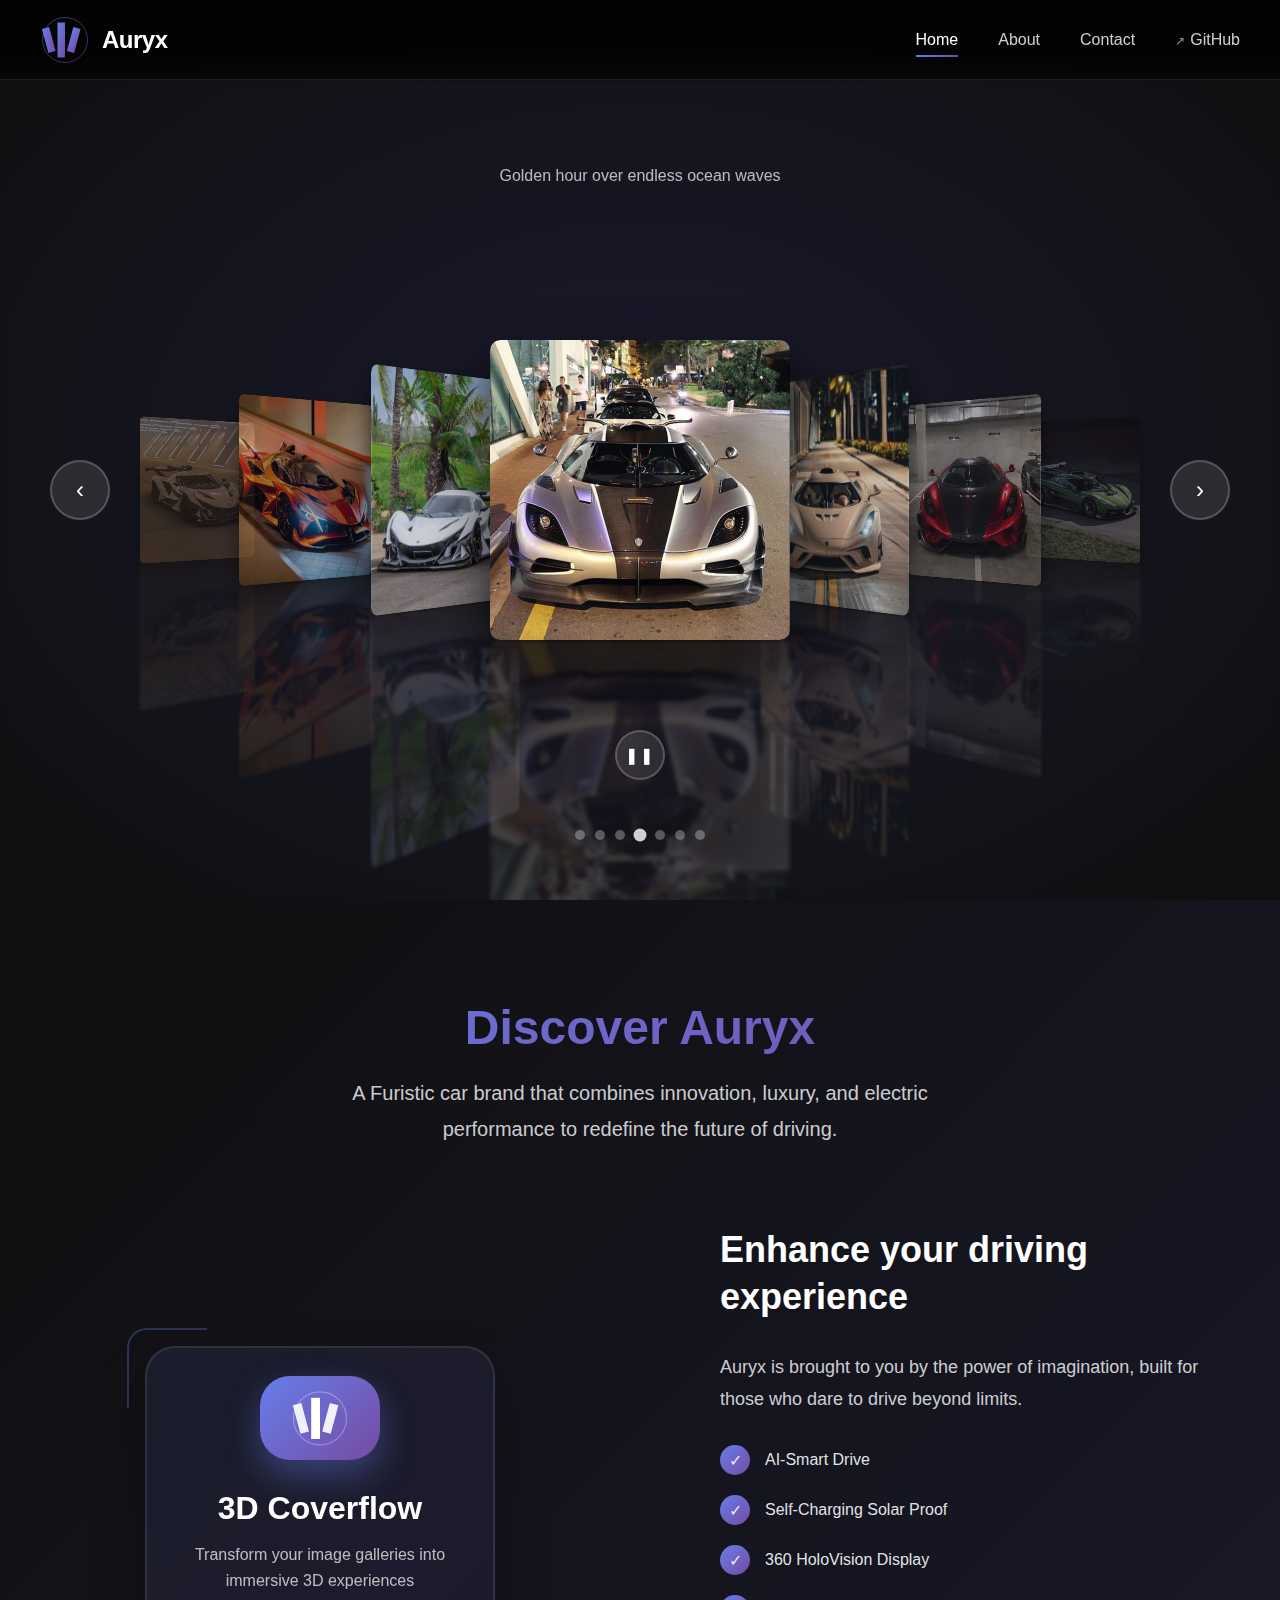
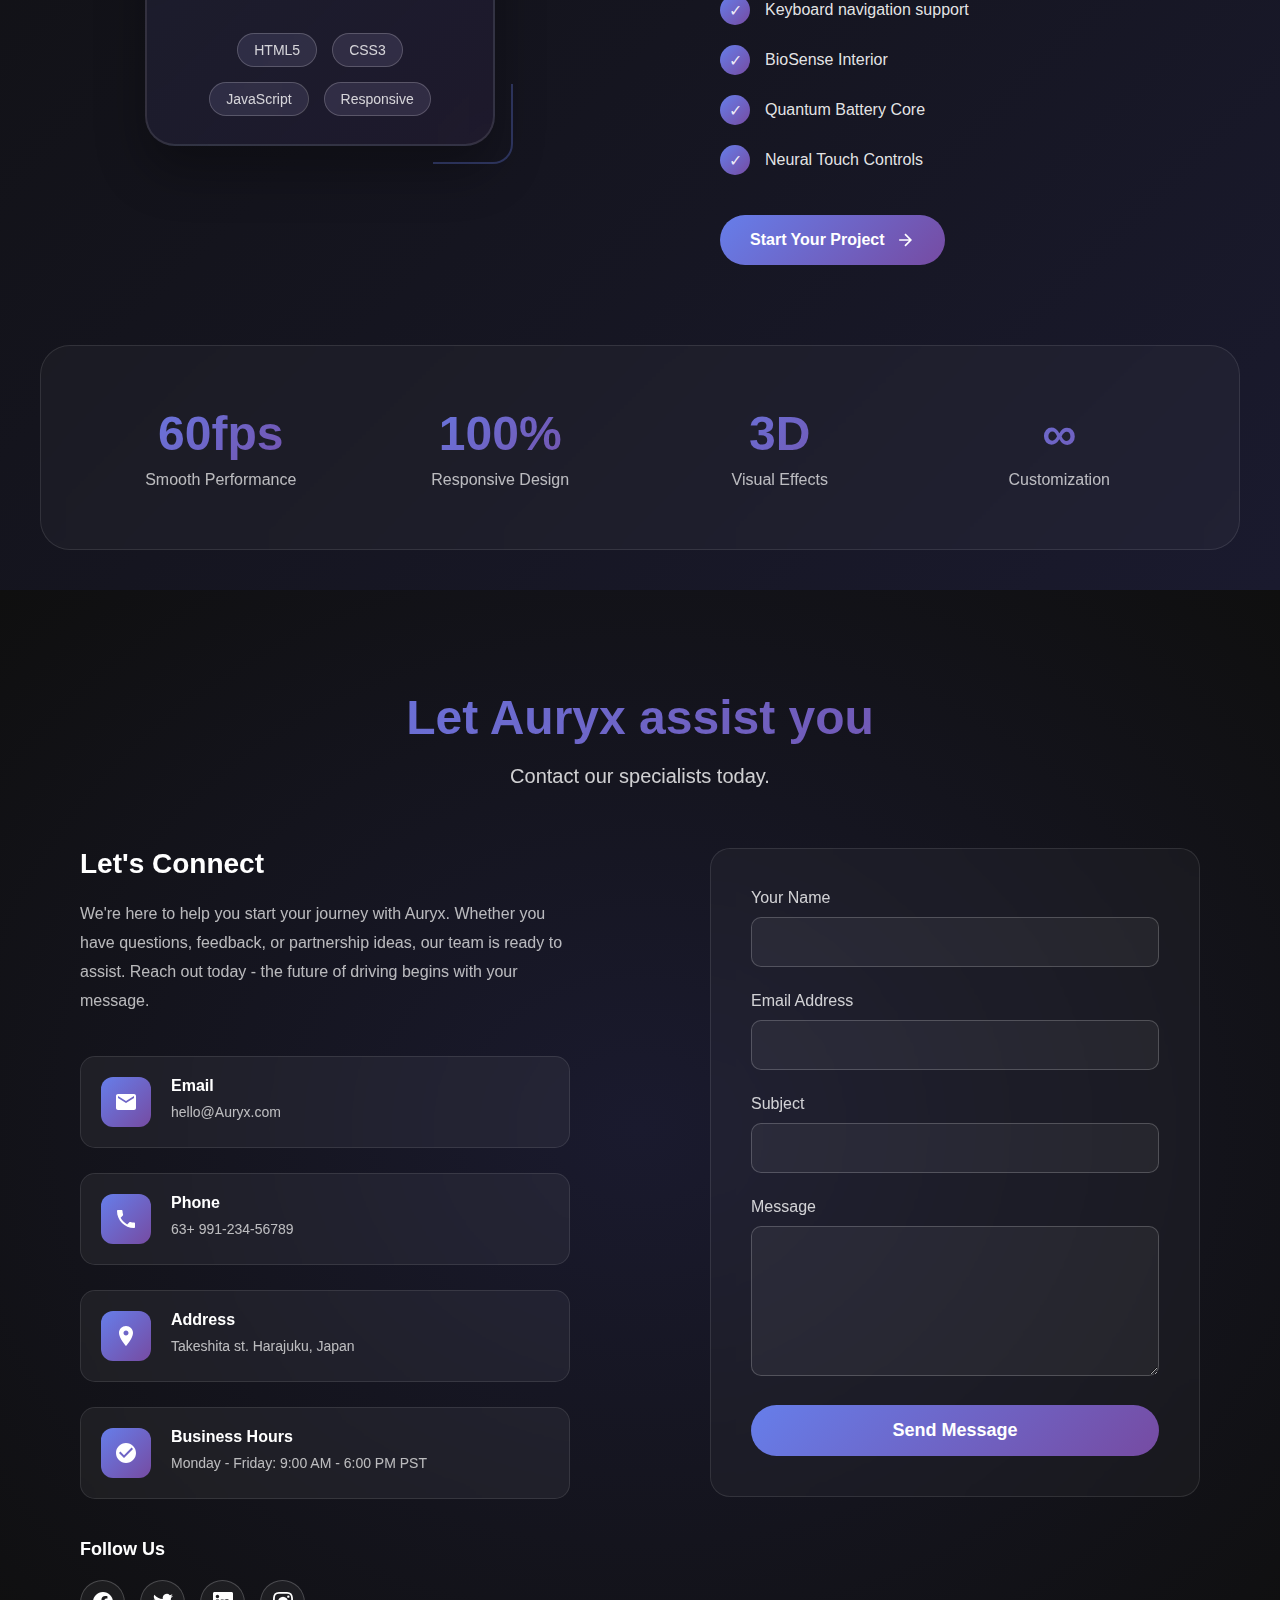
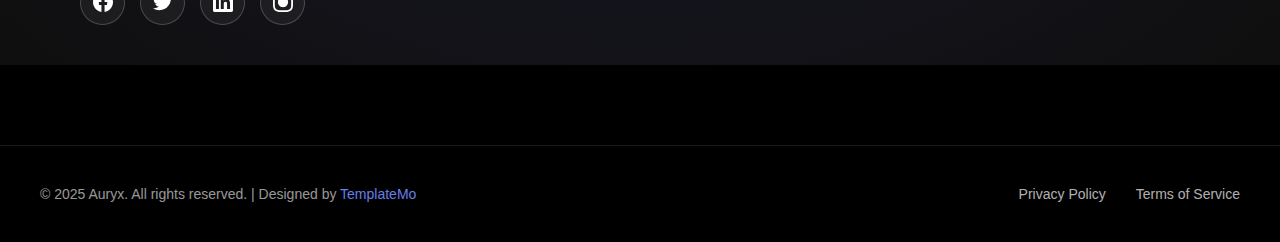
<file: edit me/index.html>
<!DOCTYPE html>
<html lang="en">
<head>
    <meta charset="UTF-8">
    <meta name="viewport" content="width=device-width, initial-scale=1.0">
    <title>Auryx</title>
    <link href="templatemo-3d-coverflow.css" rel="stylesheet">
<!--

TemplateMo 595 3d coverflow

https://templatemo.com/tm-595-3d-coverflow

-->
</head>
<body>
    <!-- Header -->
    <header class="header" id="header">
        <a href="#home" class="logo-container">
            <div class="logo">
                <svg viewBox="0 0 100 100" xmlns="http://www.w3.org/2000/svg">
                    <defs>
                        <linearGradient id="grad1" x1="0%" y1="0%" x2="100%" y2="100%">
                            <stop offset="0%" style="stop-color:#667eea;stop-opacity:1" />
                            <stop offset="100%" style="stop-color:#764ba2;stop-opacity:1" />
                        </linearGradient>
                    </defs>
                    <rect x="10" y="25" width="15" height="50" fill="url(#grad1)" transform="rotate(-15 17.5 50)" />
                    <rect x="35" y="15" width="15" height="70" fill="url(#grad1)" />
                    <rect x="60" y="25" width="15" height="50" fill="url(#grad1)" transform="rotate(15 67.5 50)" />
                    <circle cx="50" cy="50" r="45" fill="none" stroke="url(#grad1)" stroke-width="2" opacity="0.5" />
                </svg>
            </div>
            <div class="logo-text">Auryx</div>
        </a>
        
        <nav class="main-menu" id="mainMenu">
            <a href="#home" class="menu-item active">Home</a>
            <a href="#about" class="menu-item">About</a>
            <a href="#contact" class="menu-item">Contact</a>
            <a href="https://github.com" target="_blank" rel="noopener noreferrer" class="menu-item external">GitHub</a>
        </nav>
        
        <div class="menu-toggle" id="menuToggle">
            <span></span>
            <span></span>
            <span></span>
        </div>
    </header>

    <!-- Home Section -->
    <section id="home" class="section">
        <div class="coverflow-wrapper">
            <div class="info">
                <h2 id="current-title">Discover Auryx</h2>
                <p id="current-description">hello world</p>
            </div>

            <div class="coverflow-container" tabindex="0">
                <div class="coverflow" id="coverflow">
                    <div class="coverflow-item" data-index="0">
                        <div class="cover image-loading">
                            <img src="images/car1.jpg" alt="Ewan" loading="lazy">
                        </div>
                        <div class="reflection"></div>
                    </div>
                    <div class="coverflow-item" data-index="1">
                        <div class="cover image-loading">
                            <img src="images/car2.jpg" alt="Basta" loading="lazy">
                        </div>
                        <div class="reflection"></div>
                    </div>
                    <div class="coverflow-item" data-index="2">
                        <div class="cover image-loading">
                            <img src="images/car3.jpg" alt="Idk" loading="lazy">
                        </div>
                        <div class="reflection"></div>
                    </div>
                    <div class="coverflow-item" data-index="3">
                        <div class="cover image-loading">
                            <img src="images/car4.jpg" alt="wew" loading="lazy">
                        </div>
                        <div class="reflection"></div>
                    </div>
                    <div class="coverflow-item" data-index="4">
                        <div class="cover image-loading">
                            <img src="images/car5.jpg" alt="Oof" loading="lazy">
                        </div>
                        <div class="reflection"></div>
                    </div>
                    <div class="coverflow-item" data-index="5">
                        <div class="cover image-loading">
                            <img src="images/car7.jpg" alt="Sheesh" loading="lazy">
                        </div>
                        <div class="reflection"></div>
                    </div>
                    <div class="coverflow-item" data-index="6">
                        <div class="cover image-loading">
                            <img src="images/car8.jpg" alt="Bangus" loading="lazy">
                        </div>
                        <div class="reflection"></div>
                    </div>
                </div>

                <button class="nav-button prev" onclick="navigate(-1)">‹</button>
                <button class="nav-button next" onclick="navigate(1)">›</button>

                <div class="dots-container" id="dots"></div>
                
                <!-- Play/Pause Button -->
                <button class="play-pause-button" id="playPauseBtn" onclick="toggleAutoplay()">
                    <span class="play-icon">▶</span>
                    <span class="pause-icon" style="display: none;">❚❚</span>
                </button>
            </div>
        </div>
    </section>

    <!-- About Section -->
    <section id="about" class="section">
        <div class="about-content">
            <div class="about-header">
                <h2>Discover Auryx</h2>
                <p>A Furistic car brand that combines innovation, luxury, and electric performance to redefine the future of driving.</p>
            </div>
            
            <div class="about-main">
                <div class="about-visual">
                    <div class="showcase-display">
                        <div class="showcase-main">
                            <div class="corner-decoration top-left"></div>
                            <div class="corner-decoration bottom-right"></div>
                            
                            <div class="showcase-logo">
                                <svg viewBox="0 0 100 100" xmlns="http://www.w3.org/2000/svg">
                                    <rect x="10" y="25" width="15" height="50" fill="white" transform="rotate(-15 17.5 50)" opacity="0.9" />
                                    <rect x="35" y="15" width="15" height="70" fill="white" />
                                    <rect x="60" y="25" width="15" height="50" fill="white" transform="rotate(15 67.5 50)" opacity="0.9" />
                                    <circle cx="50" cy="50" r="45" fill="none" stroke="white" stroke-width="2" opacity="0.3" />
                                </svg>
                            </div>
                            
                            <h3 class="showcase-title">3D Coverflow</h3>
                            <p class="showcase-subtitle">Transform your image galleries into immersive 3D experiences</p>
                            
                            <div class="showcase-badges">
                                <a href="https://developer.mozilla.org/en-US/docs/Web/HTML" target="_blank" rel="noopener noreferrer" class="badge">HTML5</a>
                                <a href="https://developer.mozilla.org/en-US/docs/Web/CSS" target="_blank" rel="noopener noreferrer" class="badge">CSS3</a>
                                <a href="https://developer.mozilla.org/en-US/docs/Web/JavaScript" target="_blank" rel="noopener noreferrer" class="badge">JavaScript</a>
                                <a href="https://developer.mozilla.org/en-US/docs/Learn/CSS/CSS_layout/Responsive_Design" target="_blank" rel="noopener noreferrer" class="badge">Responsive</a>
                            </div>
                        </div>
                    </div>
                </div>
                
                <div class="about-info">
                    <h3>Enhance your driving experience</h3>
                    <p>Auryx is brought to you by the power of imagination, built for those who dare to drive beyond limits.</p>
                    
                    <ul class="feature-list">
                        <li>AI-Smart Drive</li>
                        <li>Self-Charging Solar Proof</li>
                        <li>360 HoloVision Display</li>
                        <li>Keyboard navigation support</li>
                        <li>BioSense Interior</li>
                        <li>Quantum Battery Core</li>
                        <li>Neural Touch Controls</li>
                    </ul>
                    
                    <a href="#contact" class="cta-button">
                        Start Your Project
                        <svg viewBox="0 0 24 24" fill="currentColor">
                            <path d="M5 12h14m-7-7l7 7-7 7" stroke="currentColor" stroke-width="2" fill="none"/>
                        </svg>
                    </a>
                </div>
            </div>
            
            <div class="stats-section">
                <div class="stat-item">
                    <div class="stat-number">60fps</div>
                    <div class="stat-label">Smooth Performance</div>
                </div>
                <div class="stat-item">
                    <div class="stat-number">100%</div>
                    <div class="stat-label">Responsive Design</div>
                </div>
                <div class="stat-item">
                    <div class="stat-number">3D</div>
                    <div class="stat-label">Visual Effects</div>
                </div>
                <div class="stat-item">
                    <div class="stat-number">∞</div>
                    <div class="stat-label">Customization</div>
                </div>
            </div>
        </div>
    </section>

    <!-- Contact Section -->
    <section id="contact" class="section">
        <div class="contact-content">
            <div class="contact-header">
                <h2>Let Auryx assist you</h2>
                <p>Contact our specialists today.</p>
            </div>
            
            <div class="contact-container">
                <div class="contact-info-section">
                    <h3>Let's Connect</h3>
                    <p>We're here to help you start your journey with Auryx. Whether you have questions, feedback, or partnership ideas, our team is ready to assist. Reach out today - the future of driving begins with your message.</p>
                    
                    <div class="contact-details">
                        <div class="contact-item">
                            <div class="contact-icon">
                                <svg viewBox="0 0 24 24">
                                    <path d="M20 4H4c-1.1 0-1.99.9-1.99 2L2 18c0 1.1.9 2 2 2h16c1.1 0 2-.9 2-2V6c0-1.1-.9-2-2-2zm0 4l-8 5-8-5V6l8 5 8-5v2z"/>
                                </svg>
                            </div>
                            <div class="contact-text">
                                <h4>Email</h4>
                                <p>hello@Auryx.com</p>
                            </div>
                        </div>
                        
                        <div class="contact-item">
                            <div class="contact-icon">
                                <svg viewBox="0 0 24 24">
                                    <path d="M6.62 10.79c1.44 2.83 3.76 5.14 6.59 6.59l2.2-2.2c.27-.27.67-.36 1.02-.24 1.12.37 2.33.57 3.57.57.55 0 1 .45 1 1V20c0 .55-.45 1-1 1-9.39 0-17-7.61-17-17 0-.55.45-1 1-1h3.5c.55 0 1 .45 1 1 0 1.25.2 2.45.57 3.57.11.35.03.74-.25 1.02l-2.2 2.2z"/>
                                </svg>
                            </div>
                            <div class="contact-text">
                                <h4>Phone</h4>
                                <p>63+ 991-234-56789</p>
                            </div>
                        </div>
                        
                        <div class="contact-item">
                            <div class="contact-icon">
                                <svg viewBox="0 0 24 24">
                                    <path d="M12 2C8.13 2 5 5.13 5 9c0 5.25 7 13 7 13s7-7.75 7-13c0-3.87-3.13-7-7-7zm0 9.5c-1.38 0-2.5-1.12-2.5-2.5s1.12-2.5 2.5-2.5 2.5 1.12 2.5 2.5-1.12 2.5-2.5 2.5z"/>
                                </svg>
                            </div>
                            <div class="contact-text">
                                <h4>Address</h4>
                                <p>Takeshita st. Harajuku, Japan</p>
                            </div>
                        </div>
                        
                        <div class="contact-item">
                            <div class="contact-icon">
                                <svg viewBox="0 0 24 24">
                                    <path d="M12 2C6.48 2 2 6.48 2 12s4.48 10 10 10 10-4.48 10-10S17.52 2 12 2zm-2 15l-5-5 1.41-1.41L10 14.17l7.59-7.59L19 8l-9 9z"/>
                                </svg>
                            </div>
                            <div class="contact-text">
                                <h4>Business Hours</h4>
                                <p>Monday - Friday: 9:00 AM - 6:00 PM PST</p>
                            </div>
                        </div>
                    </div>
                    
                    <div class="social-links">
                        <h4>Follow Us</h4>
                        <div class="social-buttons">
                            <a href="#" class="social-btn" title="Facebook">
                                <svg viewBox="0 0 24 24">
                                    <path d="M24 12.073c0-6.627-5.373-12-12-12s-12 5.373-12 12c0 5.99 4.388 10.954 10.125 11.854v-8.385H7.078v-3.47h3.047V9.43c0-3.007 1.792-4.669 4.533-4.669 1.312 0 2.686.235 2.686.235v2.953H15.83c-1.491 0-1.956.925-1.956 1.874v2.25h3.328l-.532 3.47h-2.796v8.385C19.612 23.027 24 18.062 24 12.073z"/>
                                </svg>
                            </a>
                            <a href="#" class="social-btn" title="Twitter">
                                <svg viewBox="0 0 24 24">
                                    <path d="M23.953 4.57a10 10 0 01-2.825.775 4.958 4.958 0 002.163-2.723c-.951.555-2.005.959-3.127 1.184a4.92 4.92 0 00-8.384 4.482C7.69 8.095 4.067 6.13 1.64 3.162a4.822 4.822 0 00-.666 2.475c0 1.71.87 3.213 2.188 4.096a4.904 4.904 0 01-2.228-.616v.06a4.923 4.923 0 003.946 4.827 4.996 4.996 0 01-2.212.085 4.936 4.936 0 004.604 3.417 9.867 9.867 0 01-6.102 2.105c-.39 0-.779-.023-1.17-.067a13.995 13.995 0 007.557 2.209c9.053 0 13.998-7.496 13.998-13.985 0-.21 0-.42-.015-.63A9.935 9.935 0 0024 4.59z"/>
                                </svg>
                            </a>
                            <a href="#" class="social-btn" title="LinkedIn">
                                <svg viewBox="0 0 24 24">
                                    <path d="M20.447 20.452h-3.554v-5.569c0-1.328-.027-3.037-1.852-3.037-1.853 0-2.136 1.445-2.136 2.939v5.667H9.351V9h3.414v1.561h.046c.477-.9 1.637-1.85 3.37-1.85 3.601 0 4.267 2.37 4.267 5.455v6.286zM5.337 7.433c-1.144 0-2.063-.926-2.063-2.065 0-1.138.92-2.063 2.063-2.063 1.14 0 2.064.925 2.064 2.063 0 1.139-.925 2.065-2.064 2.065zm1.782 13.019H3.555V9h3.564v11.452zM22.225 0H1.771C.792 0 0 .774 0 1.729v20.542C0 23.227.792 24 1.771 24h20.451C23.2 24 24 23.227 24 22.271V1.729C24 .774 23.2 0 22.222 0h.003z"/>
                                </svg>
                            </a>
                            <a href="#" class="social-btn" title="Instagram">
                                <svg viewBox="0 0 24 24">
                                    <path d="M12 2.163c3.204 0 3.584.012 4.85.07 3.252.148 4.771 1.691 4.919 4.919.058 1.265.069 1.645.069 4.849 0 3.205-.012 3.584-.069 4.849-.149 3.225-1.664 4.771-4.919 4.919-1.266.058-1.644.07-4.85.07-3.204 0-3.584-.012-4.849-.07-3.26-.149-4.771-1.699-4.919-4.92-.058-1.265-.07-1.644-.07-4.849 0-3.204.013-3.583.07-4.849.149-3.227 1.664-4.771 4.919-4.919 1.266-.057 1.645-.069 4.849-.069zm0-2.163c-3.259 0-3.667.014-4.947.072-4.358.2-6.78 2.618-6.98 6.98-.059 1.281-.073 1.689-.073 4.948 0 3.259.014 3.668.072 4.948.2 4.358 2.618 6.78 6.98 6.98 1.281.058 1.689.072 4.948.072 3.259 0 3.668-.014 4.948-.072 4.354-.2 6.782-2.618 6.979-6.98.059-1.28.073-1.689.073-4.948 0-3.259-.014-3.667-.072-4.947-.196-4.354-2.617-6.78-6.979-6.98-1.281-.059-1.69-.073-4.949-.073zM5.838 12a6.162 6.162 0 1112.324 0 6.162 6.162 0 01-12.324 0zM12 16a4 4 0 110-8 4 4 0 010 8zm4.965-10.405a1.44 1.44 0 112.881.001 1.44 1.44 0 01-2.881-.001z"/>
                                </svg>
                            </a>
                        </div>
                    </div>
                </div>
                
                <div class="contact-form-section">
                    <form class="contact-form" onsubmit="handleSubmit(event)">
                        <div class="form-group">
                            <label for="name">Your Name</label>
                            <input type="text" id="name" name="name" required>
                        </div>
                        <div class="form-group">
                            <label for="email">Email Address</label>
                            <input type="email" id="email" name="email" required>
                        </div>
                        <div class="form-group">
                            <label for="subject">Subject</label>
                            <input type="text" id="subject" name="subject" required>
                        </div>
                        <div class="form-group">
                            <label for="message">Message</label>
                            <textarea id="message" name="message" required></textarea>
                        </div>
                        <button type="submit" class="submit-btn">Send Message</button>
                    </form>
                </div>
            </div>
        </div>
    </section>

    <!-- Footer -->
    <footer class="footer">
        <div class="footer-content">
            <div class="footer-copyright">
                © 2025 Auryx. All rights reserved. | Designed by <a href="https://templatemo.com" target="_blank" rel="noopener noreferrer">TemplateMo</a>
            </div>
            <div class="footer-links">
                <a href="#privacy" onclick="event.preventDefault(); alert('Privacy Policy page would go here');">Privacy Policy</a>
                <a href="#terms" onclick="event.preventDefault(); alert('Terms of Service page would go here');">Terms of Service</a>
            </div>
        </div>
    </footer>

    
    <div class="scroll-to-top" id="scrollToTop">
        <span>↑</span>
    </div>

<script src="templatemo-3d-coverflow-scripts.js"></script>

</body>
</html>
</file>
<file: edit me/templatemo-3d-coverflow.css>
/*

TemplateMo 595 3d coverflow

https://templatemo.com/tm-595-3d-coverflow

*/

@charset "utf-8";
/* CSS Document */

 * {
            margin: 0;
            padding: 0;
            box-sizing: border-box;
        }

        html {
            scroll-behavior: smooth;
        }

        body {
            font-family: -apple-system, BlinkMacSystemFont, 'Segoe UI', Roboto, Helvetica, Arial, sans-serif;
            overflow-x: hidden;
            position: relative;
            background: #000;
        }

        /* Sections */
        .section {
            min-height: 100vh;
            position: relative;
            display: flex;
            align-items: center;
            justify-content: center;
        }

        #home {
            background: radial-gradient(ellipse at center, #1a1a2e 0%, #0f0f0f 100%);
        }

        #about {
            background: linear-gradient(135deg, #0f0f0f 0%, #1a1a2e 100%);
        }

        #contact {
            background: radial-gradient(ellipse at center, #1a1a2e 0%, #0f0f0f 100%);
        }

        /* Header Styles */
        .header {
            position: fixed;
            top: 0;
            left: 0;
            right: 0;
            height: 80px;
            background: rgba(0, 0, 0, 0.8);
            backdrop-filter: blur(10px);
            border-bottom: 1px solid rgba(255, 255, 255, 0.1);
            z-index: 1000;
            display: flex;
            align-items: center;
            justify-content: space-between;
            padding: 0 40px;
            transition: all 0.3s ease;
        }

        .header.scrolled {
            background: rgba(0, 0, 0, 0.95);
            height: 70px;
        }

        .logo-container {
            display: flex;
            align-items: center;
            gap: 12px;
            text-decoration: none;
            cursor: pointer;
            transition: transform 0.3s ease;
        }

        .logo-container:hover {
            transform: translateY(-2px);
        }

        .logo {
            width: 50px;
            height: 50px;
            display: flex;
            align-items: center;
            justify-content: center;
        }

        .logo svg {
            width: 100%;
            height: 100%;
        }

        .logo-text {
            color: white;
            font-size: 24px;
            font-weight: 600;
            letter-spacing: -0.5px;
        }

        .main-menu {
            display: flex;
            align-items: center;
            gap: 40px;
        }

        .menu-item {
            color: rgba(255, 255, 255, 0.8);
            text-decoration: none;
            font-size: 16px;
            font-weight: 500;
            transition: all 0.3s ease;
            position: relative;
            padding: 8px 0;
        }

        .menu-item:hover {
            color: white;
            transform: translateY(-2px);
        }

        .menu-item::after {
            content: '';
            position: absolute;
            bottom: 0;
            left: 0;
            width: 0;
            height: 2px;
            background: linear-gradient(90deg, #667eea, #764ba2);
            transition: width 0.3s ease;
        }

        .menu-item:hover::after {
            width: 100%;
        }

        .menu-item.active {
            color: white;
        }

        .menu-item.active::after {
            width: 100%;
        }

        .menu-item.external::before {
            content: '↗';
            margin-right: 5px;
            font-size: 12px;
            opacity: 0.7;
        }

        /* Mobile menu toggle */
        .menu-toggle {
            display: none;
            flex-direction: column;
            cursor: pointer;
            padding: 4px;
        }

        .menu-toggle span {
            width: 25px;
            height: 3px;
            background: white;
            margin: 3px 0;
            transition: 0.3s;
            border-radius: 2px;
        }

        /* Home Section with Coverflow */
        .coverflow-wrapper {
            width: 100%;

            height: 100vh;
            display: flex;
            align-items: center;
            justify-content: center;
            padding-top: 80px;
        }

        .coverflow-container {
            width: 100%;
            height: 100%;
            display: flex;
            align-items: center;
            justify-content: center;
            perspective: 1200px;
            position: relative;
        }

        .coverflow {
            display: flex;
            align-items: center;
            justify-content: center;
            transform-style: preserve-3d;
            position: relative;
            width: 100%;
            height: 400px;
        }

        .coverflow-item {
            position: absolute;
            width: 300px;
            height: 300px;
            transition: all 0.6s cubic-bezier(0.68, -0.55, 0.265, 1.55);
            cursor: pointer;
            user-select: none;
        }

        .coverflow-item .cover {
            width: 100%;
            height: 100%;
            border-radius: 10px;
            box-shadow: 0 20px 40px rgba(0, 0, 0, 0.8);
            position: relative;
            overflow: hidden;
            transform-style: preserve-3d;
            background: #333;
        }

        .coverflow-item .cover img {
            width: 100%;
            height: 100%;
            object-fit: cover;
            border-radius: 10px;
        }

        /* Reflection */
        .coverflow-item .reflection {
            position: absolute;
            top: 100%;
            left: 0;
            width: 100%;
            height: 100%;
            border-radius: 10px;
            transform: scaleY(-1);
            opacity: 0.2;
            filter: blur(2px);
            background: linear-gradient(to bottom, 
                rgba(0, 0, 0, 0) 0%, 
                rgba(0, 0, 0, 0.8) 50%, 
                rgba(0, 0, 0, 1) 100%);
            overflow: hidden;
        }

        /* Active item (center) */
        .coverflow-item.active {
            z-index: 100;
            transform: translateX(0) translateZ(0) rotateY(0deg);
        }

        .coverflow-item.active .cover {
            box-shadow: 0 30px 60px rgba(0, 0, 0, 0.9);
        }

        /* Navigation */
        .nav-button {
            position: absolute;
            top: 50%;
            transform: translateY(-50%);
            background: rgba(255, 255, 255, 0.1);
            border: 2px solid rgba(255, 255, 255, 0.2);
            color: white;
            width: 60px;
            height: 60px;
            border-radius: 50%;
            cursor: pointer;
            font-size: 24px;
            display: flex;
            align-items: center;
            justify-content: center;
            transition: all 0.3s ease;
            backdrop-filter: blur(10px);
            z-index: 200;
        }

        .nav-button:hover {
            background: rgba(255, 255, 255, 0.2);
            transform: translateY(-50%) scale(1.1);
        }

        .nav-button.prev {
            left: 50px;
        }

        .nav-button.next {
            right: 50px;
        }

        /* Dots indicator */
        .dots-container {
            position: absolute;
            bottom: 60px;
            left: 50%;
            transform: translateX(-50%);
            display: flex;
            gap: 10px;
            z-index: 200;
        }

        .dot {
            width: 10px;
            height: 10px;
            border-radius: 50%;
            background: rgba(255, 255, 255, 0.3);
            cursor: pointer;
            transition: all 0.3s ease;
        }

        .dot.active {
            background: rgba(255, 255, 255, 0.8);
            transform: scale(1.3);
        }

        /* Info display */
        .info {
            position: absolute;
            top: 120px;
            left: 50%;
            transform: translateX(-50%);
            color: white;
            text-align: center;
            z-index: 200;
        }

        .info h2 {
            font-size: 32px;
            margin-bottom: 10px;
            opacity: 0;
            animation: fadeIn 0.6s forwards;
        }

        .info p {
            font-size: 16px;
            opacity: 0.7;
        }

        @keyframes fadeIn {
            to {
                opacity: 1;
            }
        }

        /* Play/Pause Button */
        .play-pause-button {
            position: absolute;
            bottom: 120px;
            left: 50%;
            transform: translateX(-50%);
            background: rgba(255, 255, 255, 0.1);
            border: 2px solid rgba(255, 255, 255, 0.2);
            color: white;
            width: 50px;
            height: 50px;
            border-radius: 50%;
            cursor: pointer;
            font-size: 20px;
            display: flex;
            align-items: center;
            justify-content: center;
            transition: all 0.3s ease;
            backdrop-filter: blur(10px);
            z-index: 200;
        }

        .play-pause-button:hover {
            background: rgba(255, 255, 255, 0.2);
            transform: translateX(-50%) scale(1.1);
        }

        .play-pause-button .pause-icon {
            font-size: 16px;
            letter-spacing: 2px;
        }

        /* About Section */
        .about-content {
            max-width: 1400px;
            margin: 0 auto;
            padding: 40px;
            color: white;
        }

        .about-header {
            text-align: center;
            margin-bottom: 80px;
        }

        .about-header h2 {
            font-size: 48px;
			margin-top: 60px;
            margin-bottom: 20px;
            background: linear-gradient(135deg, #667eea 0%, #764ba2 100%);
            -webkit-background-clip: text;
            -webkit-text-fill-color: transparent;
            background-clip: text;
        }

        .about-header p {
            font-size: 20px;
            color: rgba(255, 255, 255, 0.8);
            max-width: 600px;
            margin: 0 auto;
            line-height: 1.8;
        }

        .about-main {
            display: grid;
            grid-template-columns: 1fr 1fr;
            gap: 80px;
            align-items: center;
            margin-bottom: 80px;
        }

        .about-visual {
            position: relative;
            height: 600px;
            display: flex;
            align-items: center;
            justify-content: center;
        }

        .showcase-display {
            position: relative;
            width: 100%;
            max-width: 500px;
            height: 500px;
            display: flex;
            align-items: center;
            justify-content: center;
        }

        .showcase-main {
            position: relative;
            width: 350px;
            height: 400px;
            background: linear-gradient(135deg, rgba(102, 126, 234, 0.1) 0%, rgba(118, 75, 162, 0.1) 100%);
            border-radius: 30px;
            border: 2px solid rgba(255, 255, 255, 0.1);
            padding: 40px;
            display: flex;
            flex-direction: column;
            align-items: center;
            justify-content: center;
            backdrop-filter: blur(10px);
            box-shadow: 0 25px 50px rgba(0, 0, 0, 0.3);
        }

        .showcase-logo {
            width: 120px;
            height: 120px;
            background: linear-gradient(135deg, #667eea 0%, #764ba2 100%);
            border-radius: 30px;
            display: flex;
            align-items: center;
            justify-content: center;
            margin-bottom: 30px;
            box-shadow: 0 15px 35px rgba(102, 126, 234, 0.4);
        }

        .showcase-logo svg {
            width: 70%;
            height: 70%;
        }

        .showcase-title {
            font-size: 32px;
            font-weight: 700;
            color: white;
            margin-bottom: 15px;
            text-align: center;
        }

        .showcase-subtitle {
            font-size: 16px;
            color: rgba(255, 255, 255, 0.7);
            text-align: center;
            margin-bottom: 40px;
            line-height: 1.6;
        }

        .showcase-badges {
            display: flex;
            gap: 15px;
            flex-wrap: wrap;
            justify-content: center;
        }

        .badge {
            background: rgba(255, 255, 255, 0.05);
            border: 1px solid rgba(255, 255, 255, 0.2);
            border-radius: 20px;
            padding: 8px 16px;
            font-size: 14px;
            color: rgba(255, 255, 255, 0.8);
            backdrop-filter: blur(10px);
            transition: all 0.3s ease;
            cursor: pointer;
            text-decoration: none;
            display: inline-block;
        }

        .badge:hover {
            background: linear-gradient(135deg, #667eea 0%, #764ba2 100%);
            border-color: transparent;
            color: white;
            transform: translateY(-2px);
            box-shadow: 0 5px 15px rgba(102, 126, 234, 0.3);
        }

        .badge:active {
            transform: translateY(0);
            box-shadow: 0 2px 8px rgba(102, 126, 234, 0.3);
        }

        /* Decorative corner elements */
        .corner-decoration {
            position: absolute;
            width: 80px;
            height: 80px;
            border: 2px solid rgba(102, 126, 234, 0.3);
        }

        .corner-decoration.top-left {
            top: -20px;
            left: -20px;
            border-right: none;
            border-bottom: none;
            border-radius: 20px 0 0 0;
        }

        .corner-decoration.bottom-right {
            bottom: -20px;
            right: -20px;
            border-left: none;
            border-top: none;
            border-radius: 0 0 20px 0;
        }

        .about-info {
            padding-left: 40px;
        }

        .about-info h3 {
            font-size: 36px;
            margin-bottom: 30px;
            line-height: 1.3;
        }

        .about-info p {
            font-size: 18px;
            color: rgba(255, 255, 255, 0.8);
            line-height: 1.8;
            margin-bottom: 30px;
        }

        .feature-list {
            list-style: none;
            margin-bottom: 40px;
        }

        .feature-list li {
            display: flex;
            align-items: center;
            gap: 15px;
            margin-bottom: 20px;
            font-size: 16px;
            color: rgba(255, 255, 255, 0.9);
        }

        .feature-list li::before {
            content: '✓';
            display: flex;
            align-items: center;
            justify-content: center;
            width: 30px;
            height: 30px;
            background: linear-gradient(135deg, #667eea 0%, #764ba2 100%);
            border-radius: 50%;
            flex-shrink: 0;
        }

        .cta-button {
            display: inline-flex;
            align-items: center;
            gap: 10px;
            background: linear-gradient(135deg, #667eea 0%, #764ba2 100%);
            color: white;
            text-decoration: none;
            padding: 15px 30px;
            border-radius: 30px;
            font-weight: 600;
            transition: all 0.3s ease;
        }

        .cta-button:hover {
            transform: translateY(-2px);
            box-shadow: 0 10px 30px rgba(102, 126, 234, 0.5);
        }

        .cta-button svg {
            width: 20px;
            height: 20px;
            transition: transform 0.3s ease;
        }

        .cta-button:hover svg {
            transform: translateX(5px);
        }

        .stats-section {
            display: grid;
            grid-template-columns: repeat(4, 1fr);
            gap: 40px;
            padding: 60px;
            background: rgba(255, 255, 255, 0.03);
            backdrop-filter: blur(10px);
            border-radius: 30px;
            border: 1px solid rgba(255, 255, 255, 0.1);
        }

        .stat-item {
            text-align: center;
        }

        .stat-number {
            font-size: 48px;
            font-weight: 700;
            background: linear-gradient(135deg, #667eea 0%, #764ba2 100%);
            -webkit-background-clip: text;
            -webkit-text-fill-color: transparent;
            background-clip: text;
            margin-bottom: 10px;
        }

        .stat-label {
            font-size: 16px;
            color: rgba(255, 255, 255, 0.7);
        }

        /* Contact Section */
        .contact-content {
            max-width: 1200px;
            margin: 0 auto;
            padding: 40px;
            color: white;
        }

        .contact-header {
            text-align: center;
			margin-top: 60px;
            margin-bottom: 60px;
        }

        .contact-header h2 {
            font-size: 48px;
            margin-bottom: 20px;
            background: linear-gradient(135deg, #667eea 0%, #764ba2 100%);
            -webkit-background-clip: text;
            -webkit-text-fill-color: transparent;
            background-clip: text;
        }

        .contact-header p {
            font-size: 20px;
            color: rgba(255, 255, 255, 0.8);
            max-width: 600px;
            margin: 0 auto;
        }

        .contact-container {
            display: grid;
            grid-template-columns: 1fr 1fr;
            gap: 60px;
            align-items: start;
        }

        .contact-info-section {
            padding-right: 40px;
        }

        .contact-info-section h3 {
            font-size: 28px;
            margin-bottom: 20px;
            color: white;
        }

        .contact-info-section p {
            font-size: 16px;
            color: rgba(255, 255, 255, 0.7);
            line-height: 1.8;
            margin-bottom: 40px;
        }

        .contact-details {
            display: flex;
            flex-direction: column;
            gap: 25px;
        }

        .contact-item {
            display: flex;
            align-items: center;
            gap: 20px;
            padding: 20px;
            background: rgba(255, 255, 255, 0.05);
            backdrop-filter: blur(10px);
            border: 1px solid rgba(255, 255, 255, 0.1);
            border-radius: 15px;
            transition: all 0.3s ease;
        }

        .contact-item:hover {
            background: rgba(255, 255, 255, 0.08);
            transform: translateX(5px);
            box-shadow: 0 10px 30px rgba(102, 126, 234, 0.2);
        }

        .contact-icon {
            width: 50px;
            height: 50px;
            background: linear-gradient(135deg, #667eea 0%, #764ba2 100%);
            border-radius: 12px;
            display: flex;
            align-items: center;
            justify-content: center;
            flex-shrink: 0;
        }

        .contact-icon svg {
            width: 24px;
            height: 24px;
            fill: white;
        }

        .contact-text {
            flex: 1;
        }

        .contact-text h4 {
            font-size: 16px;
            color: white;
            margin-bottom: 5px;
        }

        .contact-text p {
            font-size: 14px;
            color: rgba(255, 255, 255, 0.7);
            margin: 0;
        }

        .social-links {
            margin-top: 40px;
        }

        .social-links h4 {
            font-size: 18px;
            margin-bottom: 20px;
            color: white;
        }

        .social-buttons {
            display: flex;
            gap: 15px;
        }

        .social-btn {
            width: 45px;
            height: 45px;
            background: rgba(255, 255, 255, 0.05);
            border: 1px solid rgba(255, 255, 255, 0.2);
            border-radius: 50%;
            display: flex;
            align-items: center;
            justify-content: center;
            transition: all 0.3s ease;
            cursor: pointer;
        }

        .social-btn:hover {
            background: linear-gradient(135deg, #667eea 0%, #764ba2 100%);
            border-color: transparent;
            transform: translateY(-3px);
            box-shadow: 0 10px 20px rgba(102, 126, 234, 0.4);
        }

        .social-btn svg {
            width: 20px;
            height: 20px;
            fill: white;
        }

        .contact-form-section {
            padding-left: 40px;
        }

        .contact-form {
            background: rgba(255, 255, 255, 0.03);
            backdrop-filter: blur(10px);
            border: 1px solid rgba(255, 255, 255, 0.1);
            border-radius: 20px;
            padding: 40px;
        }

        .form-group {
            margin-bottom: 25px;
        }

        .form-group label {
            display: block;
            margin-bottom: 10px;
            color: rgba(255, 255, 255, 0.8);
            font-weight: 500;
        }

        .form-group input,
        .form-group textarea {
            width: 100%;
            padding: 15px;
            background: rgba(255, 255, 255, 0.05);
            border: 1px solid rgba(255, 255, 255, 0.2);
            border-radius: 10px;
            color: white;
            font-size: 16px;
            font-family: inherit;
            transition: all 0.3s ease;
        }

        .form-group input:focus,
        .form-group textarea:focus {
            outline: none;
            border-color: #667eea;
            background: rgba(255, 255, 255, 0.08);
        }

        .form-group textarea {
            resize: vertical;
            min-height: 150px;
            line-height: 1.5;
        }

        .submit-btn {
            background: linear-gradient(135deg, #667eea 0%, #764ba2 100%);
            color: white;
            border: none;
            padding: 15px 40px;
            font-size: 18px;
            font-weight: 600;
            border-radius: 30px;
            cursor: pointer;
            transition: all 0.3s ease;
            width: 100%;
        }

        .submit-btn:hover {
            transform: translateY(-2px);
            box-shadow: 0 10px 30px rgba(102, 126, 234, 0.5);
        }

        /* Smooth image loading */
        .image-loading {
            background: linear-gradient(45deg, #333, #555);
            position: relative;
        }

        .image-loading::after {
            content: '📷';
            position: absolute;
            top: 50%;
            left: 50%;
            transform: translate(-50%, -50%);
            font-size: 48px;
            opacity: 0.5;
        }

        /* Footer Styles */
        .footer {
            background: rgba(0, 0, 0, 0.95);
            border-top: 1px solid rgba(255, 255, 255, 0.1);
            padding: 40px 20px;
            margin-top: 80px;
        }

        .footer-content {
            max-width: 1200px;
            margin: 0 auto;
            display: flex;
            justify-content: space-between;
            align-items: center;
            flex-wrap: wrap;
            gap: 30px;
        }

        .footer-copyright {
            color: rgba(255, 255, 255, 0.6);
            font-size: 14px;
        }

        .footer-copyright a {
            color: #667eea;
            text-decoration: none;
            transition: color 0.3s ease;
        }

        .footer-copyright a:hover {
            color: #764ba2;
        }

        .footer-links {
            display: flex;
            gap: 30px;
            align-items: center;
        }

        .footer-links a {
            color: rgba(255, 255, 255, 0.7);
            text-decoration: none;
            font-size: 14px;
            transition: color 0.3s ease;
        }

        .footer-links a:hover {
            color: white;
        }

        /* Scroll to top button */
        .scroll-to-top {
            position: fixed;
            bottom: 30px;
            right: 30px;
            width: 50px;
            height: 50px;
            background: linear-gradient(135deg, #667eea 0%, #764ba2 100%);
            border-radius: 50%;
            display: flex;
            align-items: center;
            justify-content: center;
            color: white;
            font-size: 20px;
            cursor: pointer;
            opacity: 0;
            transform: translateY(100px);
            transition: all 0.3s ease;
            z-index: 999;
        }

        .scroll-to-top.visible {
            opacity: 1;
            transform: translateY(0);
        }

        .scroll-to-top:hover {
            transform: translateY(-5px);
            box-shadow: 0 10px 30px rgba(102, 126, 234, 0.5);
        }

        /* Mobile Responsive */
        @media (max-width: 1024px) {
            .about-main {
                grid-template-columns: 1fr;
                gap: 60px;
            }

            .about-visual {
                height: 400px;
            }

            .about-info {
                padding-left: 0;
                text-align: center;
            }

            .feature-list {
                text-align: left;
                max-width: 500px;
                margin: 0 auto 40px;
            }

            .stats-section {
                grid-template-columns: repeat(2, 1fr);
                gap: 30px;
                padding: 40px;
            }

            /* Contact section responsive */
            .contact-container {
                grid-template-columns: 1fr;
                gap: 50px;
            }

            .contact-info-section {
                padding-right: 0;
            }

            .contact-form-section {
                padding-left: 0;
            }
        }

        @media (max-width: 768px) {
            .header {
                padding: 0 20px;
            }

            .main-menu {
                display: none;
                position: absolute;
                top: 100%;
                left: 0;
                right: 0;
                background: rgba(0, 0, 0, 0.95);
                backdrop-filter: blur(10px);
                flex-direction: column;
                padding: 20px;
                gap: 20px;
                border-bottom: 1px solid rgba(255, 255, 255, 0.1);
            }

            .main-menu.active {
                display: flex;
            }

            .menu-toggle {
                display: flex;
            }

            .menu-toggle.active span:nth-child(1) {
                transform: rotate(-45deg) translate(-5px, 6px);
            }

            .menu-toggle.active span:nth-child(2) {
                opacity: 0;
            }

            .menu-toggle.active span:nth-child(3) {
                transform: rotate(45deg) translate(-5px, -6px);
            }

            .coverflow-item {
                width: 200px;
                height: 200px;
            }

            .nav-button {
                width: 40px;
                height: 40px;
                font-size: 18px;
            }

            .nav-button.prev {
                left: 20px;
            }

            .nav-button.next {
                right: 20px;
            }

            .info h2 {
                font-size: 24px;
            }

            .info p {
                font-size: 14px;
            }

            .logo-text {
                font-size: 20px;
            }

            .about-header h2 {
                font-size: 36px;
            }

            .about-info h3 {
                font-size: 28px;
            }

            .about-visual {
                height: 400px;
            }

            .showcase-display {
                max-width: 350px;
                height: 400px;
            }

            .showcase-main {
                width: 100%;
                height: 350px;
                padding: 30px;
            }

            .showcase-logo {
                width: 100px;
                height: 100px;
                margin-bottom: 20px;
            }

            .showcase-title {
                font-size: 28px;
            }

            .showcase-subtitle {
                font-size: 14px;
                margin-bottom: 30px;
            }

            .corner-decoration {
                display: none;
            }

            .stat-number {
                font-size: 36px;
            }

            .contact-content h2 {
                font-size: 36px;
            }

            .footer-content {
                flex-direction: column;
                text-align: center;
                gap: 20px;
            }

            .footer-links {
                gap: 20px;
            }
        }

        @media (max-width: 480px) {
            .header {
                height: 70px;
                padding: 0 15px;
            }

            .header.scrolled {
                height: 60px;
            }

            .logo {
                width: 40px;
                height: 40px;
            }

            .logo-text {
                font-size: 18px;
            }

            .coverflow-item {
                width: 180px;
                height: 180px;
            }

            .about-content,
            .contact-content {
                padding: 20px;
            }

            /* Additional contact section mobile optimization for small screens */
            .contact-container {
                gap: 30px;
            }

            .contact-header {
                margin-bottom: 40px;
            }

            .contact-header h2 {
                font-size: 32px;
                margin-bottom: 15px;
            }

            .contact-header p {
                font-size: 16px;
                padding: 0 10px;
            }

            .contact-info-section {
                margin-bottom: 20px;
            }

            .contact-info-section h3 {
                font-size: 22px;
                margin-bottom: 15px;
            }

            .contact-info-section > p {
                font-size: 14px;
                padding: 0 10px;
                margin-bottom: 30px;
            }

            .contact-details {
                gap: 15px;
            }

            .contact-item {
                padding: 15px;
                gap: 12px;
            }

            .contact-icon {
                width: 40px;
                height: 40px;
            }

            .contact-icon svg {
                width: 20px;
                height: 20px;
            }

            .contact-text h4 {
                font-size: 14px;
            }

            .contact-text p {
                font-size: 12px;
                word-break: break-word;
            }

            .social-links {
                margin-top: 30px;
            }

            .social-links h4 {
                font-size: 16px;
                margin-bottom: 15px;
            }

            .social-buttons {
                gap: 10px;
            }

            .social-btn {
                width: 40px;
                height: 40px;
            }

            .social-btn svg {
                width: 18px;
                height: 18px;
            }

            .contact-form {
                padding: 20px 15px;
                border-radius: 15px;
            }

            .form-group {
                margin-bottom: 20px;
            }

            .form-group label {
                font-size: 14px;
                margin-bottom: 8px;
            }

            .form-group input,
            .form-group textarea {
                padding: 12px;
                font-size: 14px;
                border-radius: 8px;
            }

            .form-group textarea {
                min-height: 120px;
            }

            .submit-btn {
                padding: 12px 30px;
                font-size: 16px;
                border-radius: 25px;
            }
        }
</file>
